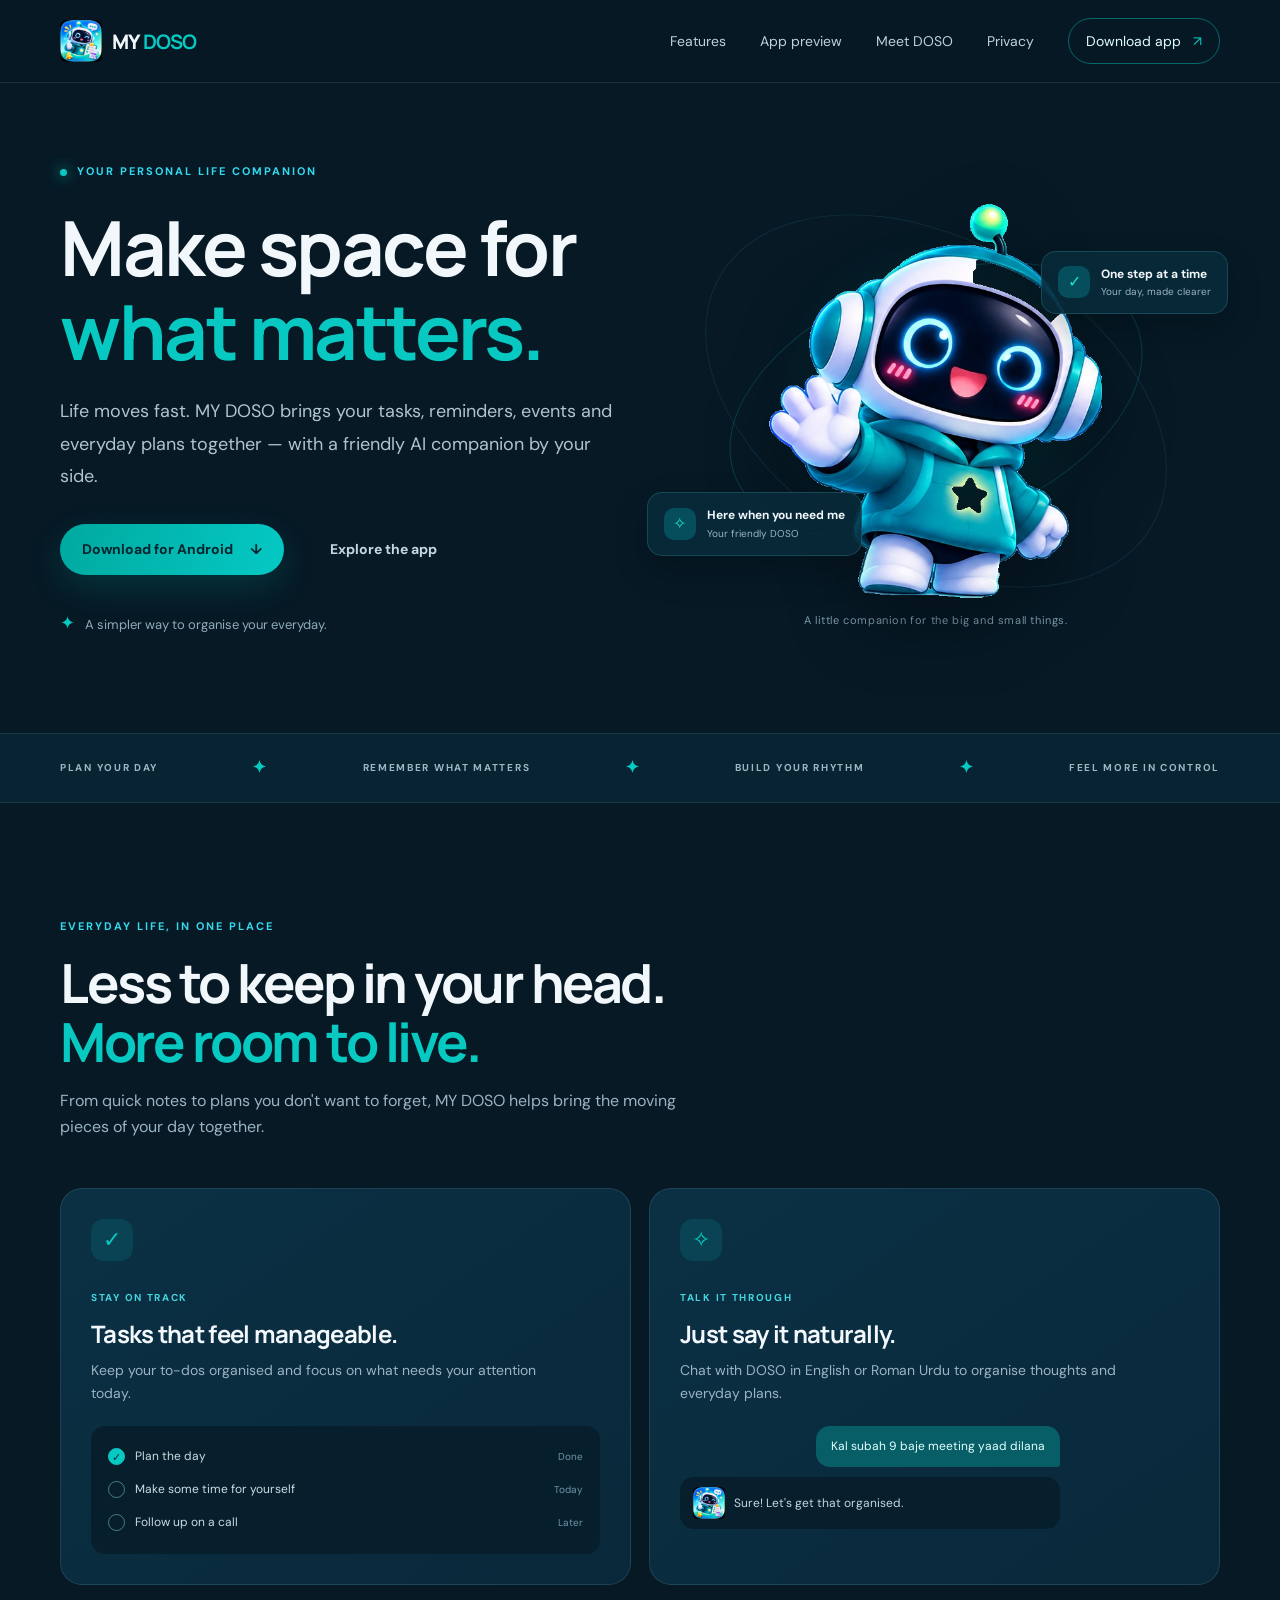
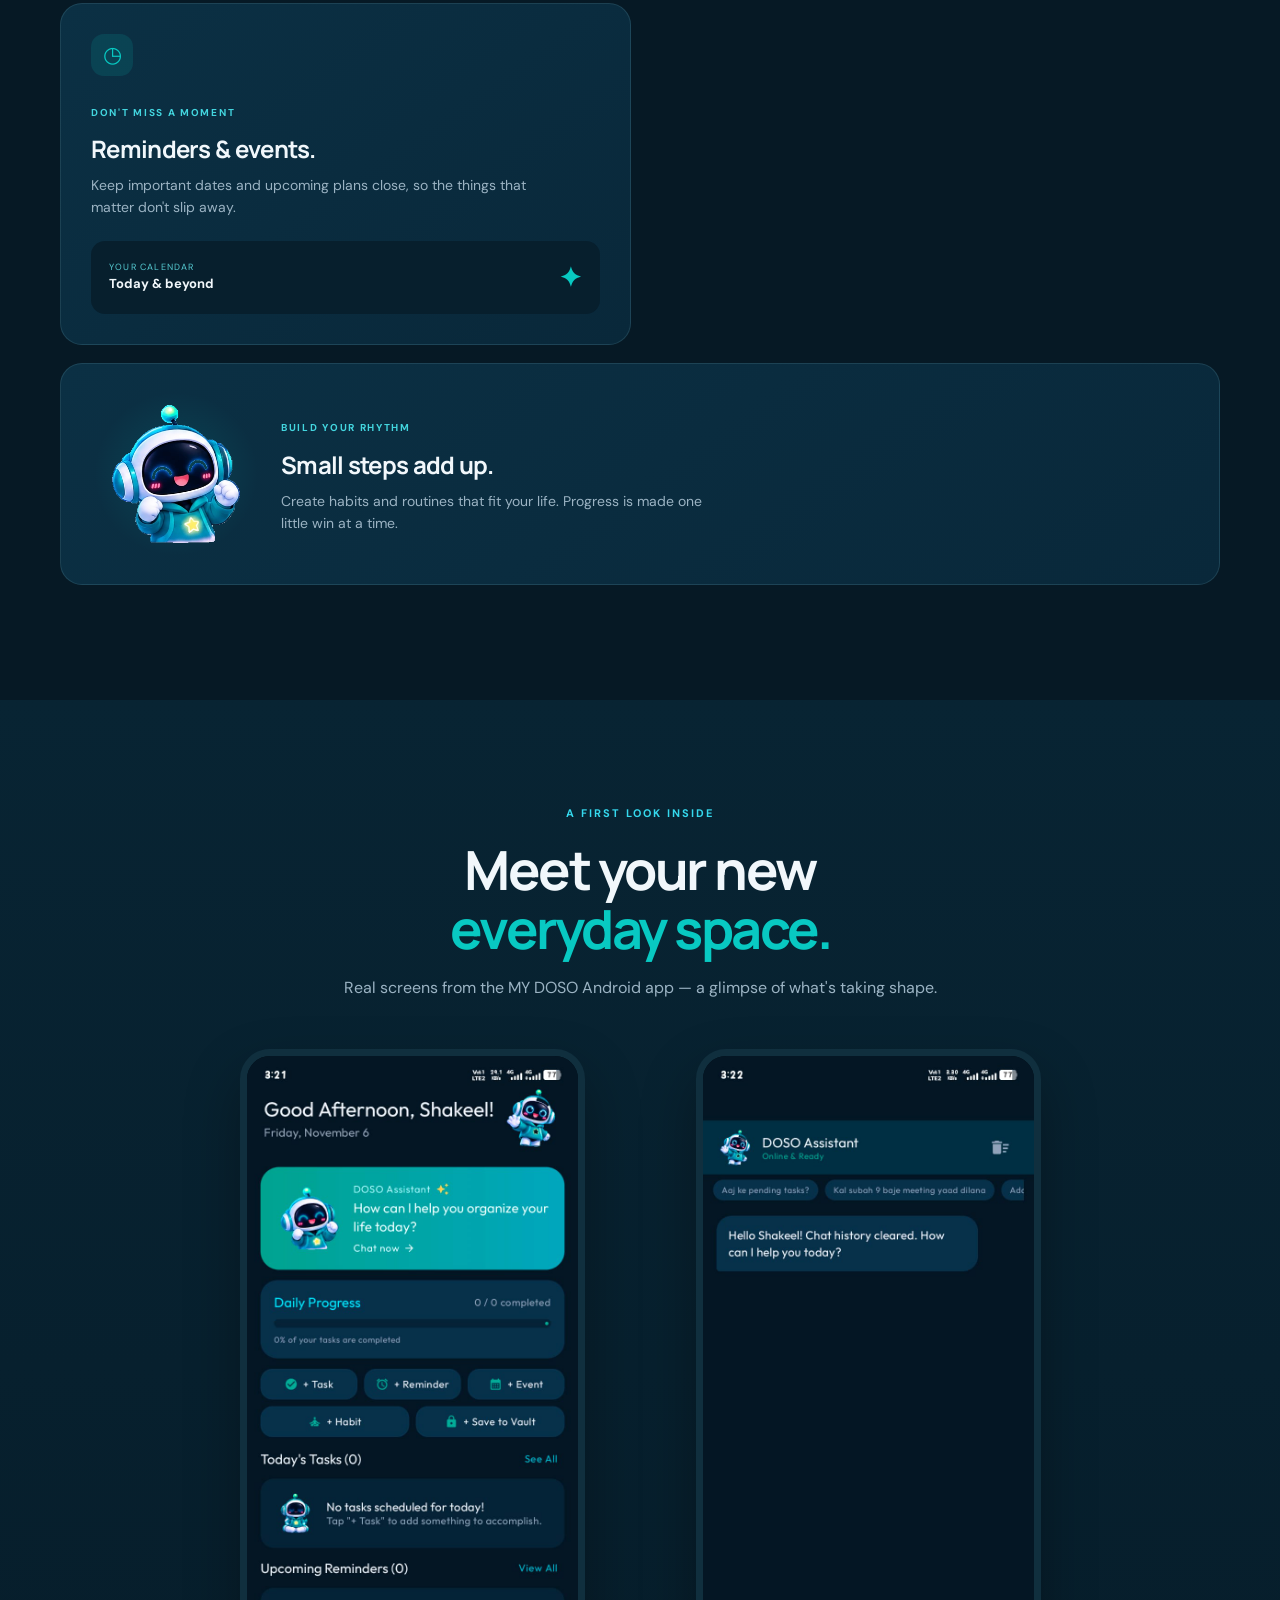
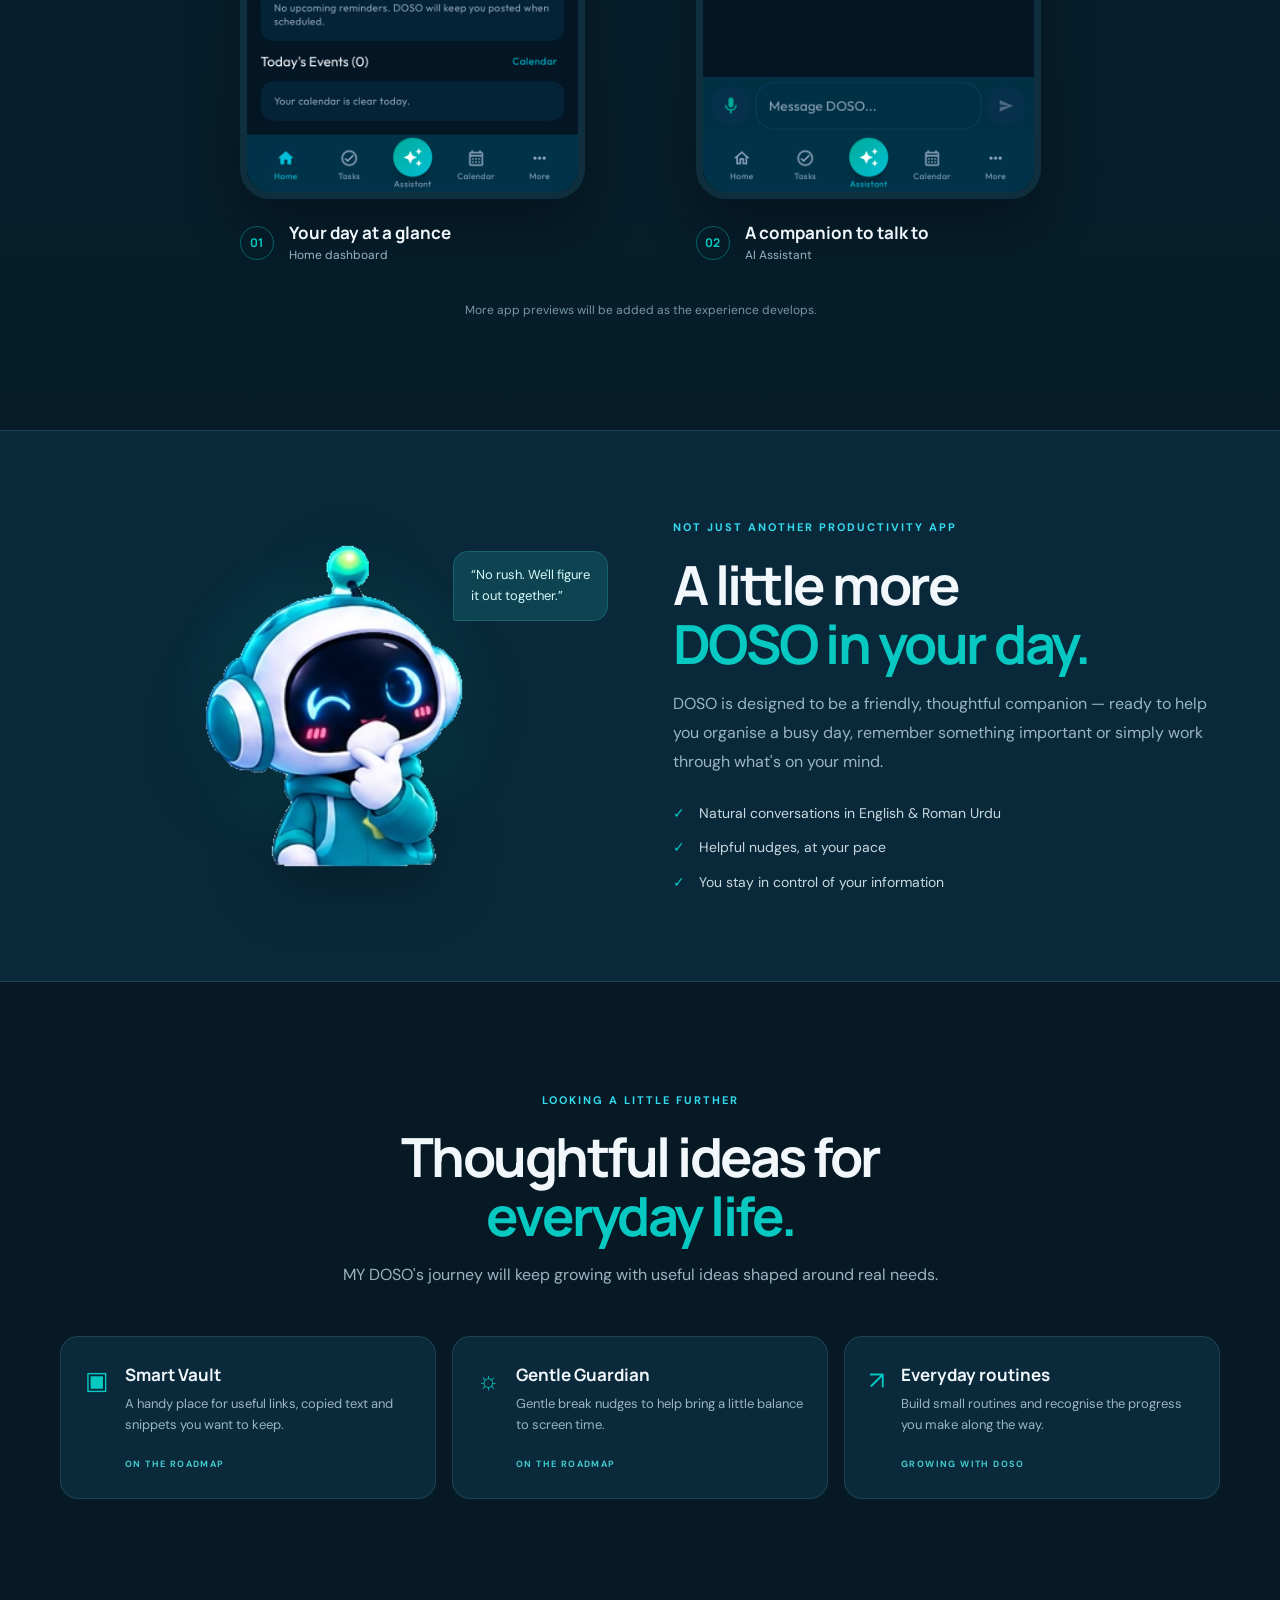
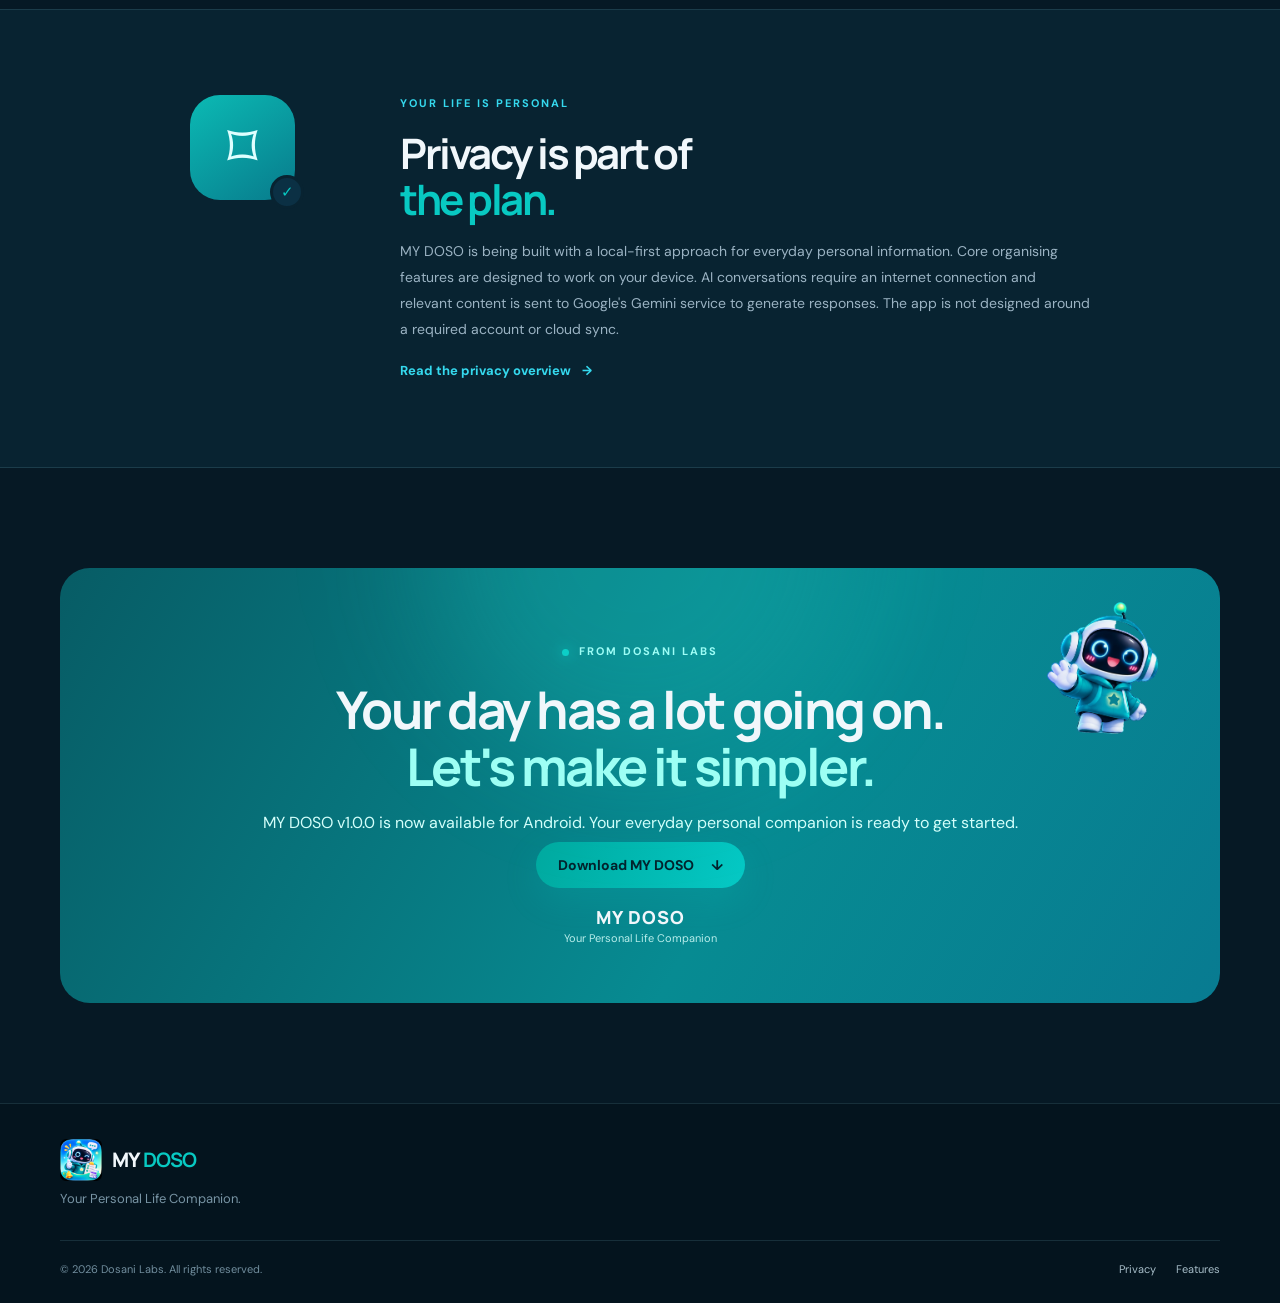
<file: index.html>
<!doctype html>
<html lang="en">
<head>
  <meta charset="utf-8"><meta name="viewport" content="width=device-width, initial-scale=1">
  <meta name="theme-color" content="#061b28">
  <meta name="description" content="Meet MY DOSO — your personal life companion. Organise tasks, reminders, events and everyday routines with a friendly AI assistant.">
  <title>MY DOSO — Your Personal Life Companion</title>
  <link rel="icon" type="image/webp" href="assets/mascot/doso-app-icon.webp">
  <link rel="preconnect" href="https://fonts.googleapis.com"><link rel="preconnect" href="https://fonts.gstatic.com" crossorigin>
  <link href="https://fonts.googleapis.com/css2?family=DM+Sans:wght@400;500;600;700&family=Manrope:wght@400;500;600;700;800&display=swap" rel="stylesheet">
  <link rel="stylesheet" href="styles.css">
</head>
<body>
<header class="site-header"><nav class="nav wrap" aria-label="Main navigation">
  <a class="brand" href="#top"><img src="assets/mascot/doso-app-icon.webp" alt=""><span>MY <b>DOSO</b></span></a>
  <button class="menu-toggle" aria-label="Toggle navigation" aria-expanded="false"><i></i><i></i></button>
  <div class="nav-links"><a href="#features">Features</a><a href="#screens">App preview</a><a href="#companion">Meet DOSO</a><a href="#privacy">Privacy</a><a class="nav-cta" href="https://github.com/dosanilabs/my-doso/releases/download/v1.0.0/MY-DOSO-v1.0.0.apk" target="_blank" rel="noopener">Download app <span>↗</span></a></div>
</nav></header>
<main id="top">
  <section class="hero wrap">
    <div class="hero-copy"><div class="eyebrow"><span class="live-dot"></span> YOUR PERSONAL LIFE COMPANION</div>
      <h1>Make space for<br><em>what matters.</em></h1>
      <p class="lead">Life moves fast. MY DOSO brings your tasks, reminders, events and everyday plans together — with a friendly AI companion by your side.</p>
      <div class="hero-buttons"><a class="btn primary" href="https://github.com/dosanilabs/my-doso/releases/download/v1.0.0/MY-DOSO-v1.0.0.apk" target="_blank" rel="noopener">Download for Android <span>↓</span></a><a class="btn ghost" href="#screens">Explore the app</a></div>
      <div class="hero-meta"><span>✦</span> A simpler way to organise your everyday.</div>
    </div>
    <div class="hero-visual"><div class="hero-ring ring-a"></div><div class="hero-ring ring-b"></div><div class="hero-glow"></div>
      <img class="hero-mascot" src="assets/mascot/doso-wave.webp" alt="The MY DOSO robot companion waving">
      <div class="float-note note-one"><span class="note-icon">✓</span><span><b>One step at a time</b><small>Your day, made clearer</small></span></div>
      <div class="float-note note-two"><span class="note-icon">✧</span><span><b>Here when you need me</b><small>Your friendly DOSO</small></span></div>
      <div class="visual-caption">A little companion for the big and small things.</div>
    </div>
  </section>
  <section class="ticker"><div class="wrap ticker-inner"><span>PLAN YOUR DAY</span><b>✦</b><span>REMEMBER WHAT MATTERS</span><b>✦</b><span>BUILD YOUR RHYTHM</span><b>✦</b><span>FEEL MORE IN CONTROL</span></div></section>
  <section class="section wrap" id="features">
    <div class="section-intro"><div class="eyebrow">EVERYDAY LIFE, IN ONE PLACE</div><h2>Less to keep in your head.<br><em>More room to live.</em></h2><p>From quick notes to plans you don't want to forget, MY DOSO helps bring the moving pieces of your day together.</p></div>
    <div class="feature-grid">
      <article class="feature-card feature-tasks "><div class="feature-symbol">✓</div><span class="kicker">STAY ON TRACK</span><h3>Tasks that feel manageable.</h3><p>Keep your to-dos organised and focus on what needs your attention today.</p><div class="task-lines"><div><i class="checked">✓</i><span>Plan the day</span><small>Done</small></div><div><i></i><span>Make some time for yourself</span><small>Today</small></div><div><i></i><span>Follow up on a call</span><small>Later</small></div></div></article>
      <article class="feature-card feature-ai"><div class="feature-symbol">✧</div><span class="kicker">TALK IT THROUGH</span><h3>Just say it naturally.</h3><p>Chat with DOSO in English or Roman Urdu to organise thoughts and everyday plans.</p><div class="chat-mini"><div class="chat-user">Kal subah 9 baje meeting yaad dilana</div><div class="chat-reply"><img src="assets/mascot/doso-app-icon.webp" alt=""> <span>Sure! Let's get that organised.</span></div></div></article>
      <article class="feature-card feature-time"><div class="feature-symbol">◷</div><span class="kicker">DON'T MISS A MOMENT</span><h3>Reminders & events.</h3><p>Keep important dates and upcoming plans close, so the things that matter don't slip away.</p><div class="date-chip"><span><small>YOUR CALENDAR</small><b>Today & beyond</b></span><strong>✦</strong></div></article>
      <article class="feature-card feature-habits"><div class="habit-art"><img src="assets/mascot/doso-happy.webp" alt="DOSO mascot celebrating"></div><div><span class="kicker">BUILD YOUR RHYTHM</span><h3>Small steps add up.</h3><p>Create habits and routines that fit your life. Progress is made one little win at a time.</p></div></article>
    </div>
  </section>
  <section class="screens-section" id="screens"><div class="wrap">
    <div class="section-intro centered"><div class="eyebrow div-centered">A FIRST LOOK INSIDE</div><h2>Meet your new<br><em>everyday space.</em></h2><p>Real screens from the MY DOSO Android app — a glimpse of what's taking shape.</p></div>
    <div class="screens-grid">
      <article class="screen-card"><div class="screen-frame"><img src="assets/screenshots/home-dashboard.jpg" alt="MY DOSO home dashboard showing greeting, daily progress, quick actions, tasks and reminders" loading="lazy"></div><div class="screen-caption"><span>01</span><div><h3>Your day at a glance</h3><p>Home dashboard</p></div></div></article>
      <article class="screen-card"><div class="screen-frame"><img src="assets/screenshots/assistant-chat.jpg" alt="MY DOSO Assistant chat screen with DOSO mascot and message suggestions" loading="lazy"></div><div class="screen-caption"><span>02</span><div><h3>A companion to talk to</h3><p>AI Assistant</p></div></div></article>
    </div>
    <p class="screens-note">More app previews will be added as the experience develops.</p>
  </div></section>
  <section class="companion-section" id="companion"><div class="wrap companion-wrap">
    <div class="companion-art"><div class="companion-glow"></div><img src="assets/mascot/doso-thinking.webp" alt="DOSO mascot thinking" loading="lazy"><div class="speech">“No rush. We'll figure<br>it out together.”</div></div>
    <div class="companion-copy"><div class="eyebrow">NOT JUST ANOTHER PRODUCTIVITY APP</div><h2>A little more<br><em>DOSO in your day.</em></h2><p>DOSO is designed to be a friendly, thoughtful companion — ready to help you organise a busy day, remember something important or simply work through what's on your mind.</p><ul><li><span>✓</span> Natural conversations in English & Roman Urdu</li><li><span>✓</span> Helpful nudges, at your pace</li><li><span>✓</span> You stay in control of your information</li></ul></div>
  </div></section>
  <section class="roadmap section wrap"><div class="section-intro centered"><div class="eyebrow div-centered">LOOKING A LITTLE FURTHER</div><h2>Thoughtful ideas for<br><em>everyday life.</em></h2><p>MY DOSO's journey will keep growing with useful ideas shaped around real needs.</p></div>
    <div class="roadmap-grid"><article><span class="road-icon">▣</span><div><h3>Smart Vault</h3><p>A handy place for useful links, copied text and snippets you want to keep.</p><small>ON THE ROADMAP</small></div></article><article><span class="road-icon">☼</span><div><h3>Gentle Guardian</h3><p>Gentle break nudges to help bring a little balance to screen time.</p><small>ON THE ROADMAP</small></div></article><article><span class="road-icon">↗</span><div><h3>Everyday routines</h3><p>Build small routines and recognise the progress you make along the way.</p><small>GROWING WITH DOSO</small></div></article></div>
  </section>
  <section class="privacy-band" id="privacy"><div class="wrap privacy-wrap"><div class="privacy-mark">⌑<i>✓</i></div><div><div class="eyebrow">YOUR LIFE IS PERSONAL</div><h2>Privacy is part of<br><em>the plan.</em></h2><p>MY DOSO is being built with a local-first approach for everyday personal information. Core organising features are designed to work on your device. AI conversations require an internet connection and relevant content is sent to Google's Gemini service to generate responses. The app is not designed around a required account or cloud sync.</p><a class="inline-link" href="privacy.html">Read the privacy overview <span>→</span></a></div></div></section>
  <section class="launch wrap" id="launch"><div class="launch-card"><div class="launch-glow"></div><img src="assets/mascot/doso-wave.webp" alt="DOSO mascot" loading="lazy"><div class="eyebrow"><span class="live-dot"></span> FROM DOSANI LABS</div><h2>Your day has a lot going on.<br><em>Let's make it simpler.</em></h2><p>MY DOSO v1.0.0 is now available for Android. Your everyday personal companion is ready to get started.</p><a class="btn primary" href="https://github.com/dosanilabs/my-doso/releases/download/v1.0.0/MY-DOSO-v1.0.0.apk" target="_blank" rel="noopener">Download MY DOSO <span>↓</span></a><div class="launch-brand" style="margin-top:28px"><b>MY DOSO</b><span>Your Personal Life Companion</span></div></div></section>
</main>
<footer><div class="wrap footer-wrap"><a class="brand" href="#top"><img src="assets/mascot/doso-app-icon.webp" alt=""><span>MY <b>DOSO</b></span></a><p>Your Personal Life Companion.</p><div class="footer-bottom"><span>© <span id="year"></span> Dosani Labs. All rights reserved.</span><div><a href="privacy.html">Privacy</a><a href="#features">Features</a></div></div></div></footer>
<script src="script.js"></script>
</body></html>
</file>
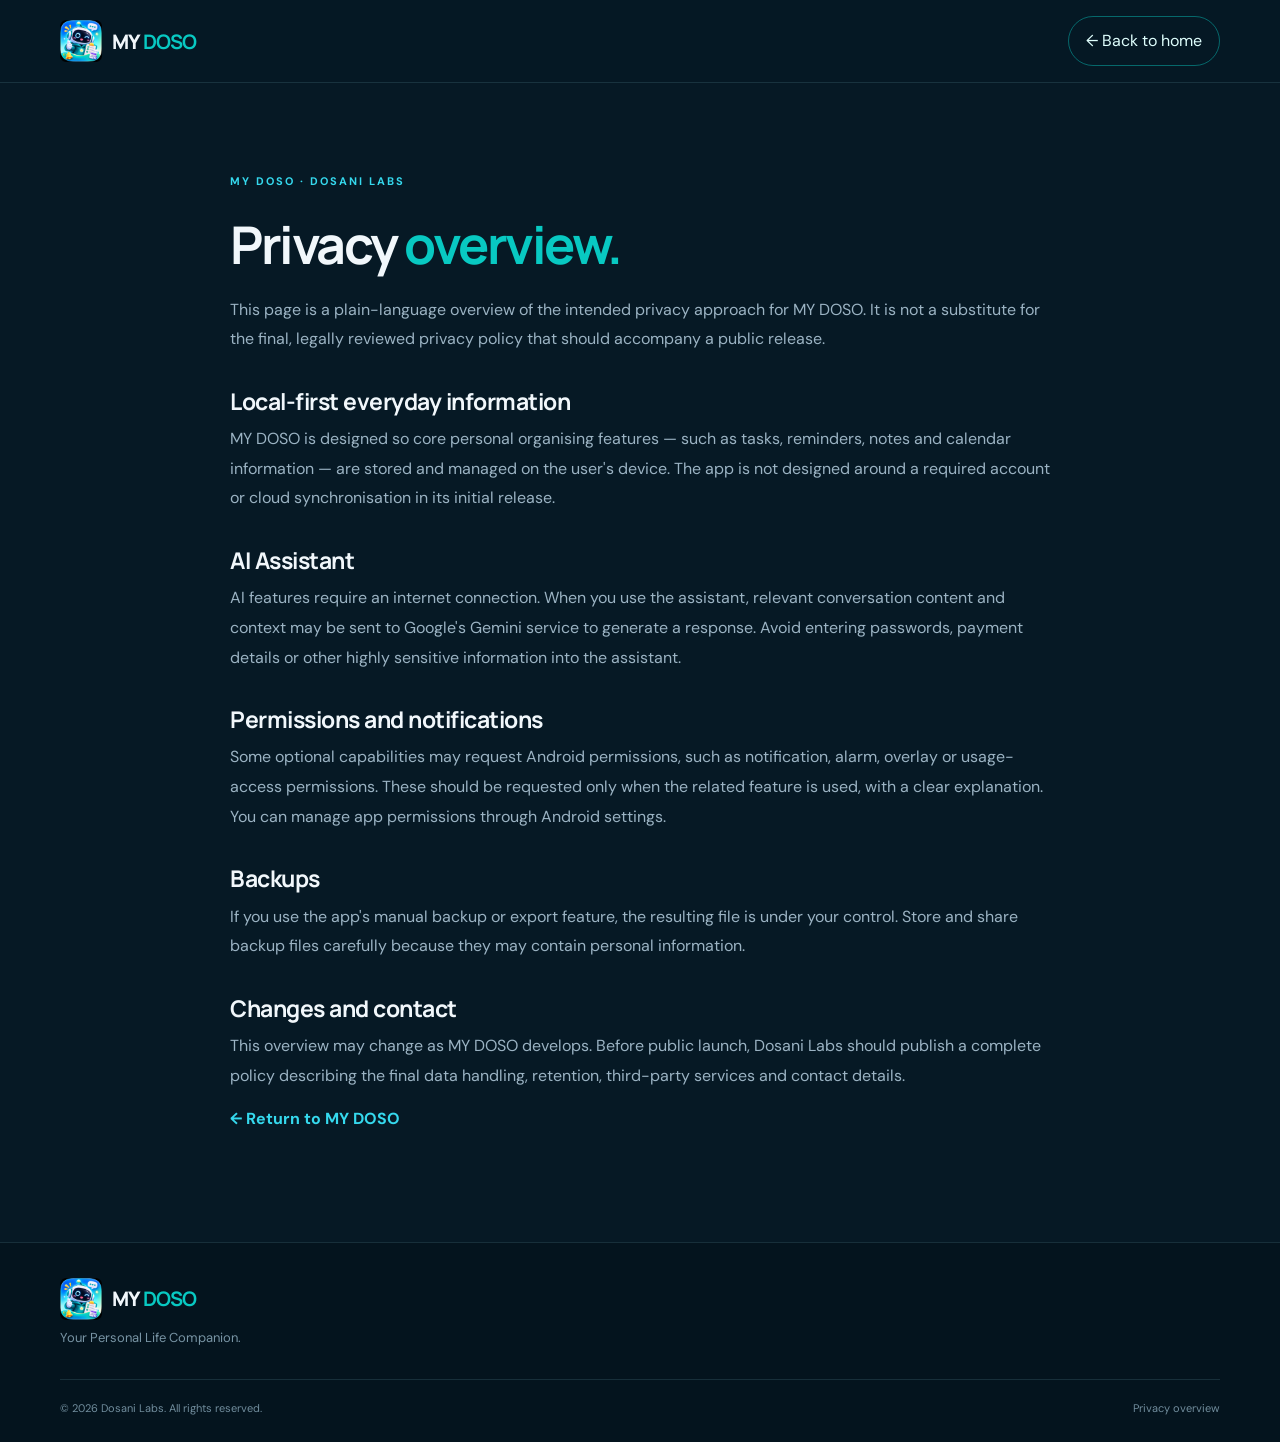
<file: privacy.html>
<!doctype html><html lang="en"><head><meta charset="utf-8"><meta name="viewport" content="width=device-width, initial-scale=1"><meta name="theme-color" content="#061925"><title>Privacy Overview — MY DOSO</title><link rel="icon" type="image/webp" href="assets/mascot/doso-app-icon.webp"><link href="https://fonts.googleapis.com/css2?family=DM+Sans:wght@400;500;600;700&family=Manrope:wght@400;600;700;800&display=swap" rel="stylesheet"><link rel="stylesheet" href="styles.css"><style>.privacy-page{max-width:820px;padding:90px 0 110px}.privacy-page h1{font-size:52px}.privacy-page h2{font-size:23px;letter-spacing:-.5px;margin:35px 0 10px}.privacy-page p,.privacy-page li{color:var(--muted);line-height:1.85}.privacy-page .back{color:var(--cyan);font-weight:700}</style></head><body><header class="site-header"><nav class="nav wrap"><a class="brand" href="index.html"><img src="assets/mascot/doso-app-icon.webp" alt=""><span>MY <b>DOSO</b></span></a><a class="nav-cta" href="index.html">← Back to home</a></nav></header><main class="wrap privacy-page"><div class="eyebrow">MY DOSO · DOSANI LABS</div><h1>Privacy <em>overview.</em></h1><p>This page is a plain-language overview of the intended privacy approach for MY DOSO. It is not a substitute for the final, legally reviewed privacy policy that should accompany a public release.</p><h2>Local-first everyday information</h2><p>MY DOSO is designed so core personal organising features — such as tasks, reminders, notes and calendar information — are stored and managed on the user's device. The app is not designed around a required account or cloud synchronisation in its initial release.</p><h2>AI Assistant</h2><p>AI features require an internet connection. When you use the assistant, relevant conversation content and context may be sent to Google's Gemini service to generate a response. Avoid entering passwords, payment details or other highly sensitive information into the assistant.</p><h2>Permissions and notifications</h2><p>Some optional capabilities may request Android permissions, such as notification, alarm, overlay or usage-access permissions. These should be requested only when the related feature is used, with a clear explanation. You can manage app permissions through Android settings.</p><h2>Backups</h2><p>If you use the app's manual backup or export feature, the resulting file is under your control. Store and share backup files carefully because they may contain personal information.</p><h2>Changes and contact</h2><p>This overview may change as MY DOSO develops. Before public launch, Dosani Labs should publish a complete policy describing the final data handling, retention, third-party services and contact details.</p><a class="back" href="index.html">← Return to MY DOSO</a></main><footer><div class="wrap footer-wrap"><a class="brand" href="index.html"><img src="assets/mascot/doso-app-icon.webp" alt=""><span>MY <b>DOSO</b></span></a><p>Your Personal Life Companion.</p><div class="footer-bottom"><span>© <span id="year"></span> Dosani Labs. All rights reserved.</span><span>Privacy overview</span></div></div></footer><script>document.getElementById('year').textContent=new Date().getFullYear()</script></body></html>
</file>
<file: styles.css>
:root{--bg:#061925;--bg2:#082638;--panel:#0b3044;--panel2:#0d3b50;--teal:#08c9c2;--cyan:#35d9ee;--text:#f1f7fb;--muted:#9bb3c3;--line:rgba(135,203,216,.15);--font:'DM Sans',sans-serif;--display:'Manrope',sans-serif}*{box-sizing:border-box}html{scroll-behavior:smooth}body{margin:0;background:var(--bg);color:var(--text);font-family:var(--font);line-height:1.6}a{color:inherit;text-decoration:none}.wrap{width:min(1160px,calc(100% - 48px));margin:auto}.site-header{position:sticky;top:0;z-index:20;background:rgba(6,25,37,.88);backdrop-filter:blur(18px);border-bottom:1px solid var(--line)}.nav{height:82px;display:flex;align-items:center;justify-content:space-between}.brand{display:flex;align-items:center;gap:10px;font:800 20px var(--display);letter-spacing:-.8px}.brand img{width:42px;height:42px;object-fit:contain}.brand b{color:var(--teal)}.nav-links{display:flex;align-items:center;gap:34px;color:#c0d1db;font-size:14px}.nav-links a:hover,.footer-bottom a:hover{color:var(--cyan)}.nav-cta{padding:11px 17px;border:1px solid rgba(8,201,194,.45);border-radius:30px;color:#dffffd}.nav-cta span{color:var(--teal);margin-left:8px}.menu-toggle{display:none}.hero{min-height:650px;display:grid;grid-template-columns:1.02fr .98fr;align-items:center;padding-top:45px;padding-bottom:60px}.eyebrow{font-size:11px;font-weight:700;letter-spacing:2px;color:var(--cyan);display:flex;align-items:center;gap:10px}.live-dot{width:7px;height:7px;border-radius:50%;background:var(--teal);box-shadow:0 0 14px var(--teal)}h1,h2,h3,p{margin-top:0}h1,h2{font-family:var(--display);letter-spacing:-2.5px;line-height:1.1}h1{font-size:clamp(48px,6vw,76px);margin:25px 0 22px}h1 em,h2 em{font-style:normal;color:var(--teal)}.lead{font-size:18px;line-height:1.8;color:#b0c4d0;max-width:570px}.hero-buttons{display:flex;align-items:center;gap:24px;margin-top:32px}.btn{padding:14px 22px;border-radius:30px;font-weight:700;font-size:14px}.primary{background:linear-gradient(110deg,#00a99f,#05c9c5);color:#03232d;box-shadow:0 12px 35px rgba(0,201,194,.16)}.primary span{padding-left:14px}.ghost{color:#c7d7df}.hero-meta{margin-top:34px;color:#91aab9;font-size:13px}.hero-meta span{color:var(--teal);font-size:18px;margin-right:7px}.hero-visual{height:510px;position:relative;display:grid;place-items:center}.hero-glow,.companion-glow{position:absolute;width:330px;height:330px;border-radius:50%;background:radial-gradient(circle,rgba(0,201,194,.25),rgba(0,201,194,0) 70%);filter:blur(12px)}.hero-mascot{position:relative;z-index:2;width:min(360px,75%);height:420px;object-fit:contain;filter:drop-shadow(0 25px 35px rgba(0,0,0,.35));animation:float 5s ease-in-out infinite}.hero-ring{position:absolute;border:1px solid rgba(31,208,213,.2);border-radius:50%;transform:rotate(-20deg)}.ring-a{width:430px;height:250px}.ring-b{width:500px;height:320px;transform:rotate(30deg);border-color:rgba(68,157,190,.15)}.float-note{position:absolute;z-index:3;display:flex;align-items:center;gap:11px;padding:13px 16px;border:1px solid rgba(102,220,221,.18);background:rgba(8,43,59,.88);border-radius:15px;box-shadow:0 15px 35px rgba(0,0,0,.2)}.note-one{top:105px;right:-8px}.note-two{bottom:100px;left:-5px}.note-icon{width:32px;height:32px;border-radius:10px;background:#064e5b;color:#20e0d3;display:grid;place-items:center}.float-note b,.float-note small{display:block}.float-note b{font-size:12px}.float-note small{font-size:10px;color:var(--muted)}.visual-caption{position:absolute;bottom:26px;color:#7e9cac;font-size:11px;letter-spacing:.6px}.ticker{border-block:1px solid var(--line);background:#082332}.ticker-inner{height:68px;display:flex;align-items:center;justify-content:space-between;color:#9db7c4;font-size:10px;font-weight:700;letter-spacing:1.7px}.ticker b{color:var(--teal);font-size:17px}.section{padding-top:115px;padding-bottom:115px}.section-intro{max-width:670px;margin-bottom:48px}.section-intro h2,.companion-copy h2,.privacy-wrap h2{font-size:clamp(36px,4.4vw,54px);margin:17px 0}.section-intro p,.companion-copy>p{color:var(--muted);font-size:16px;max-width:620px}.feature-grid{display:grid;grid-template-columns:1fr 1fr;gap:18px}.feature-card{background:linear-gradient(145deg,#0b3044,#09283a);border:1px solid var(--line);border-radius:22px;padding:30px;min-height:300px;overflow:hidden}.feature-symbol{width:42px;height:42px;display:grid;place-items:center;border-radius:13px;background:rgba(4,196,191,.13);color:var(--teal);font-size:22px;margin-bottom:22px}.kicker{font-size:10px;font-weight:700;letter-spacing:1.7px;color:#43d6df}.feature-card h3{font:700 24px var(--display);letter-spacing:-.7px;margin:9px 0}.feature-card p{font-size:14px;color:var(--muted);max-width:450px;margin-bottom:22px}.task-lines{padding:14px 17px;background:#071f2d;border-radius:14px}.task-lines>div{display:flex;align-items:center;gap:10px;padding:7px 0;font-size:12px;color:#cbdbe2}.task-lines i{width:17px;height:17px;border:1px solid #4a7b8d;border-radius:50%;font-style:normal}.task-lines i.checked{background:var(--teal);border-color:var(--teal);color:#06303a;text-align:center;font-size:11px}.task-lines small{margin-left:auto;color:#6e96a8}.chat-mini{display:grid;gap:10px;max-width:380px}.chat-user{justify-self:end;background:#075e67;padding:11px 15px;border-radius:14px 14px 3px 14px;font-size:12px;color:#e5ffff}.chat-reply{display:flex;align-items:center;gap:9px;background:#071f2d;border-radius:14px;padding:10px 13px;font-size:12px;color:#c2d7df}.chat-reply img{width:32px;height:32px;object-fit:contain}.date-chip{display:flex;align-items:center;justify-content:space-between;background:#071f2d;border-radius:14px;padding:15px 18px}.date-chip small,.date-chip b{display:block}.date-chip small{font-size:9px;letter-spacing:1.2px;color:#56cbd2}.date-chip b{font-size:13px}.date-chip strong{font-size:27px;color:var(--teal)}.feature-habits{display:flex;align-items:center;gap:20px;min-height:220px;grid-column:1/-1}.habit-art{width:170px;min-width:140px;height:160px;display:grid;place-items:center;background:radial-gradient(circle,rgba(0,201,194,.15),transparent 70%)}.habit-art img{width:145px;height:150px;object-fit:contain}.feature-habits p{margin-bottom:0}.screens-section{padding:105px 0 110px;background:linear-gradient(180deg,#082433,#061c29)}.centered{text-align:center;margin-left:auto;margin-right:auto}.centered p{margin-left:auto;margin-right:auto}.screens-grid{display:grid;grid-template-columns:1fr 1fr;gap:32px;max-width:880px;margin:0 auto}.screen-card{min-width:0}.screen-frame{background:#020e16;border:7px solid #102f3e;border-radius:30px;padding:0;overflow:hidden;max-width:345px;margin:auto;box-shadow:0 25px 55px rgba(0,0,0,.3)}.screen-frame img{display:block;width:100%;height:auto}.screen-caption{display:flex;align-items:center;gap:15px;max-width:345px;margin:22px auto 0}.screen-caption>span{font:700 12px var(--display);color:var(--teal);border:1px solid rgba(8,201,194,.4);border-radius:50%;width:34px;height:34px;display:grid;place-items:center}.screen-caption h3{font:700 17px var(--display);margin:0}.screen-caption p{font-size:12px;color:var(--muted);margin:2px 0 0}.screens-note{text-align:center;color:#7797a8;font-size:12px;margin:36px 0 0}.companion-section{background:#09293a;border-block:1px solid var(--line)}.companion-wrap{min-height:550px;display:grid;grid-template-columns:1fr 1fr;align-items:center;gap:65px;padding-top:65px;padding-bottom:65px}.companion-art{height:400px;position:relative;display:grid;place-items:center}.companion-art img{position:relative;z-index:1;width:300px;height:350px;object-fit:contain;filter:drop-shadow(0 20px 30px rgba(0,0,0,.25))}.speech{position:absolute;z-index:2;right:0;top:45px;padding:13px 17px;background:#0e4352;border:1px solid rgba(65,220,220,.2);border-radius:15px 15px 15px 3px;font-size:13px;color:#d7fafa}.companion-copy h2{margin-top:18px}.companion-copy>p{line-height:1.8}.companion-copy ul{list-style:none;padding:0;margin:25px 0 0;display:grid;gap:12px;color:#c8d8e0;font-size:14px}.companion-copy li span{color:var(--teal);margin-right:10px}.roadmap{padding-top:110px;padding-bottom:110px}.roadmap-grid{display:grid;grid-template-columns:repeat(3,1fr);gap:16px}.roadmap-grid article{display:flex;gap:16px;padding:24px;background:#0a2a3b;border:1px solid var(--line);border-radius:18px}.road-icon{font-size:25px;color:var(--teal)}.roadmap-grid h3{font:700 17px var(--display);margin:2px 0 8px}.roadmap-grid p{font-size:13px;color:var(--muted);margin-bottom:13px}.roadmap-grid small{font-size:9px;letter-spacing:1.4px;color:#42cbd0;font-weight:700}.privacy-band{background:#082331;border-block:1px solid var(--line);padding:85px 0}.privacy-wrap{display:grid;grid-template-columns:170px 1fr;gap:40px;align-items:start;max-width:900px}.privacy-mark{position:relative;width:105px;height:105px;border-radius:30px;background:linear-gradient(145deg,#0bbab4,#087b8c);display:grid;place-items:center;font-size:60px;color:#dfffff}.privacy-mark i{position:absolute;right:-9px;bottom:-9px;width:34px;height:34px;border-radius:50%;background:#0b3044;border:3px solid #082331;display:grid;place-items:center;color:var(--teal);font-size:15px;font-style:normal}.privacy-wrap h2{font-size:42px}.privacy-wrap p{color:var(--muted);font-size:14px;line-height:1.85;max-width:720px}.inline-link{font-size:13px;color:var(--cyan);font-weight:700}.inline-link span{padding-left:8px}.launch{padding-top:100px;padding-bottom:100px}.launch-card{position:relative;overflow:hidden;text-align:center;padding:75px 25px 55px;background:linear-gradient(120deg,#075c65,#078b92 60%,#087b91);border-radius:30px}.launch-glow{position:absolute;width:430px;height:430px;border-radius:50%;background:rgba(40,240,224,.18);filter:blur(65px);left:50%;top:-240px;transform:translateX(-50%)}.launch-card>img{position:absolute;width:125px;height:140px;object-fit:contain;right:55px;top:30px;opacity:.95}.launch-card .eyebrow{justify-content:center;color:#b5fffa}.launch-card h2{position:relative;font-size:clamp(34px,4.5vw,52px);margin:20px 0 15px}.launch-card h2 em{color:#9dfff4}.launch-card>p{color:#d4fffb}.launch-status{display:inline-flex;align-items:center;gap:9px;margin:12px auto 30px;padding:9px 15px;border:1px solid rgba(255,255,255,.28);border-radius:30px;font-size:12px;color:#e4fffc}.launch-status i{width:7px;height:7px;background:#8dffce;border-radius:50%}.launch-brand{display:flex;flex-direction:column;align-items:center;gap:1px}.launch-brand b{font:800 18px var(--display);letter-spacing:1px}.launch-brand span{font-size:11px;color:#b8eeeb}footer{border-top:1px solid var(--line);background:#04141e}.footer-wrap{padding-top:35px;padding-bottom:25px}.footer-wrap>p{color:#7894a4;font-size:13px;margin:8px 0 30px}.footer-bottom{display:flex;justify-content:space-between;border-top:1px solid var(--line);padding-top:20px;color:#718d9d;font-size:11px}.footer-bottom div{display:flex;gap:20px}.footer-bottom a{color:#a7bdc8}@keyframes float{0%,100%{transform:translateY(0)}50%{transform:translateY(-12px)}}
@media(max-width:800px){.nav{height:70px}.menu-toggle{display:flex;flex-direction:column;gap:6px;border:0;background:none;padding:10px}.menu-toggle i{width:23px;height:2px;background:#dffafa}.nav-links{display:none;position:absolute;top:69px;left:0;right:0;padding:20px 24px 25px;background:#082332;border-bottom:1px solid var(--line);flex-direction:column;align-items:stretch;gap:18px}.nav-links.open{display:flex}.nav-cta{text-align:center}.hero{grid-template-columns:1fr;padding-top:65px;text-align:center}.hero-copy{order:1}.hero-visual{order:0;height:360px;margin-bottom:10px}.hero-mascot{height:320px;width:260px}.hero-ring.ring-a{width:310px;height:190px}.hero-ring.ring-b{width:360px;height:230px}.hero-glow{width:260px;height:260px}.note-one{top:40px;right:0}.note-two{bottom:55px;left:0}.float-note{padding:9px 11px}.float-note b{font-size:10px}.float-note small{font-size:9px}.visual-caption{bottom:0}.hero-buttons{justify-content:center;flex-wrap:wrap}.hero-meta{margin-top:25px}.ticker-inner{height:auto;min-height:65px;gap:12px;flex-wrap:wrap;justify-content:center;padding:14px 0}.ticker-inner span{font-size:9px}.ticker-inner span:nth-of-type(3),.ticker-inner span:nth-of-type(4){display:none}.section,.roadmap{padding-top:80px;padding-bottom:80px}.feature-grid{gap:12px}.feature-card{padding:22px;min-height:285px}.feature-card h3{font-size:20px}.feature-habits{grid-column:1/-1}.screens-section{padding:80px 0}.companion-wrap{grid-template-columns:1fr;gap:20px;padding-top:50px;padding-bottom:65px}.companion-art{height:320px}.companion-art img{height:300px}.companion-copy{text-align:center}.companion-copy ul{display:inline-grid;text-align:left}.roadmap-grid{grid-template-columns:1fr}.privacy-wrap{grid-template-columns:100px 1fr;gap:25px}.privacy-mark{width:85px;height:85px;font-size:48px}.launch-card>img{right:12px;top:15px;width:85px;height:100px;opacity:.65}}
@media(max-width:540px){.wrap{width:min(100% - 34px,1160px)}h1{font-size:47px;letter-spacing:-2px}.lead{font-size:15px}.hero{padding-bottom:55px}.hero-visual{height:320px}.hero-mascot{height:290px}.note-one{right:-4px}.note-two{left:-4px}.feature-grid{grid-template-columns:1fr}.feature-card{min-height:auto}.feature-habits{grid-column:auto;display:block}.habit-art{height:115px;width:100%;margin-bottom:15px}.habit-art img{height:125px}.screens-grid{grid-template-columns:1fr;gap:42px}.screen-frame{max-width:300px}.screen-caption{max-width:300px}.section-intro h2,.companion-copy h2{font-size:37px}.privacy-band{padding:65px 0}.privacy-wrap{grid-template-columns:1fr;gap:20px}.privacy-wrap h2{font-size:36px}.privacy-mark{width:75px;height:75px;font-size:42px}.launch{padding-top:65px;padding-bottom:65px}.launch-card{padding:65px 20px 42px;border-radius:23px}.launch-card h2{font-size:34px;letter-spacing:-1.5px}.launch-card>img{width:70px;height:80px}.footer-bottom{gap:15px;flex-direction:column}.hero-buttons{gap:12px}.btn{padding:13px 17px;font-size:13px}}
@media(prefers-reduced-motion:reduce){html{scroll-behavior:auto}*,*::before,*::after{animation-duration:.01ms!important;animation-iteration-count:1!important}}
.div-centered { margin-inline: auto; width: fit-content;}
</file>
